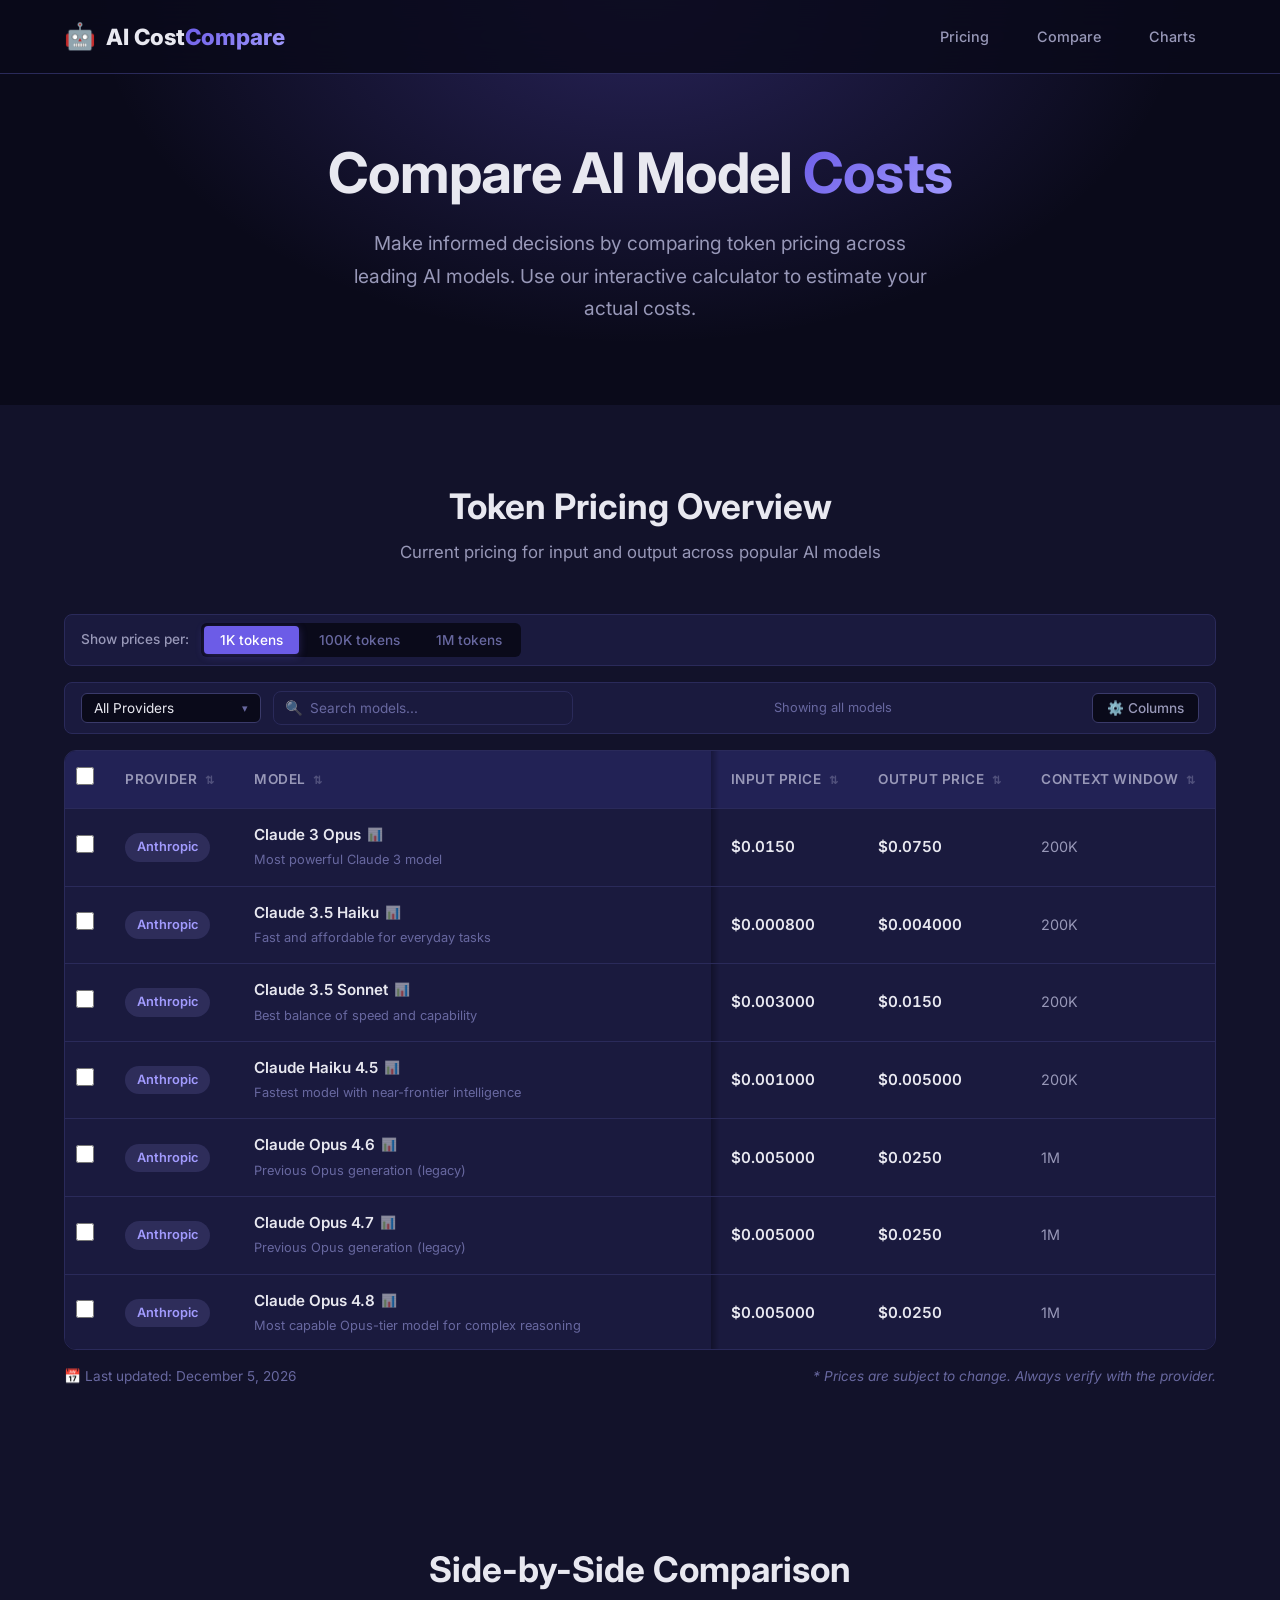
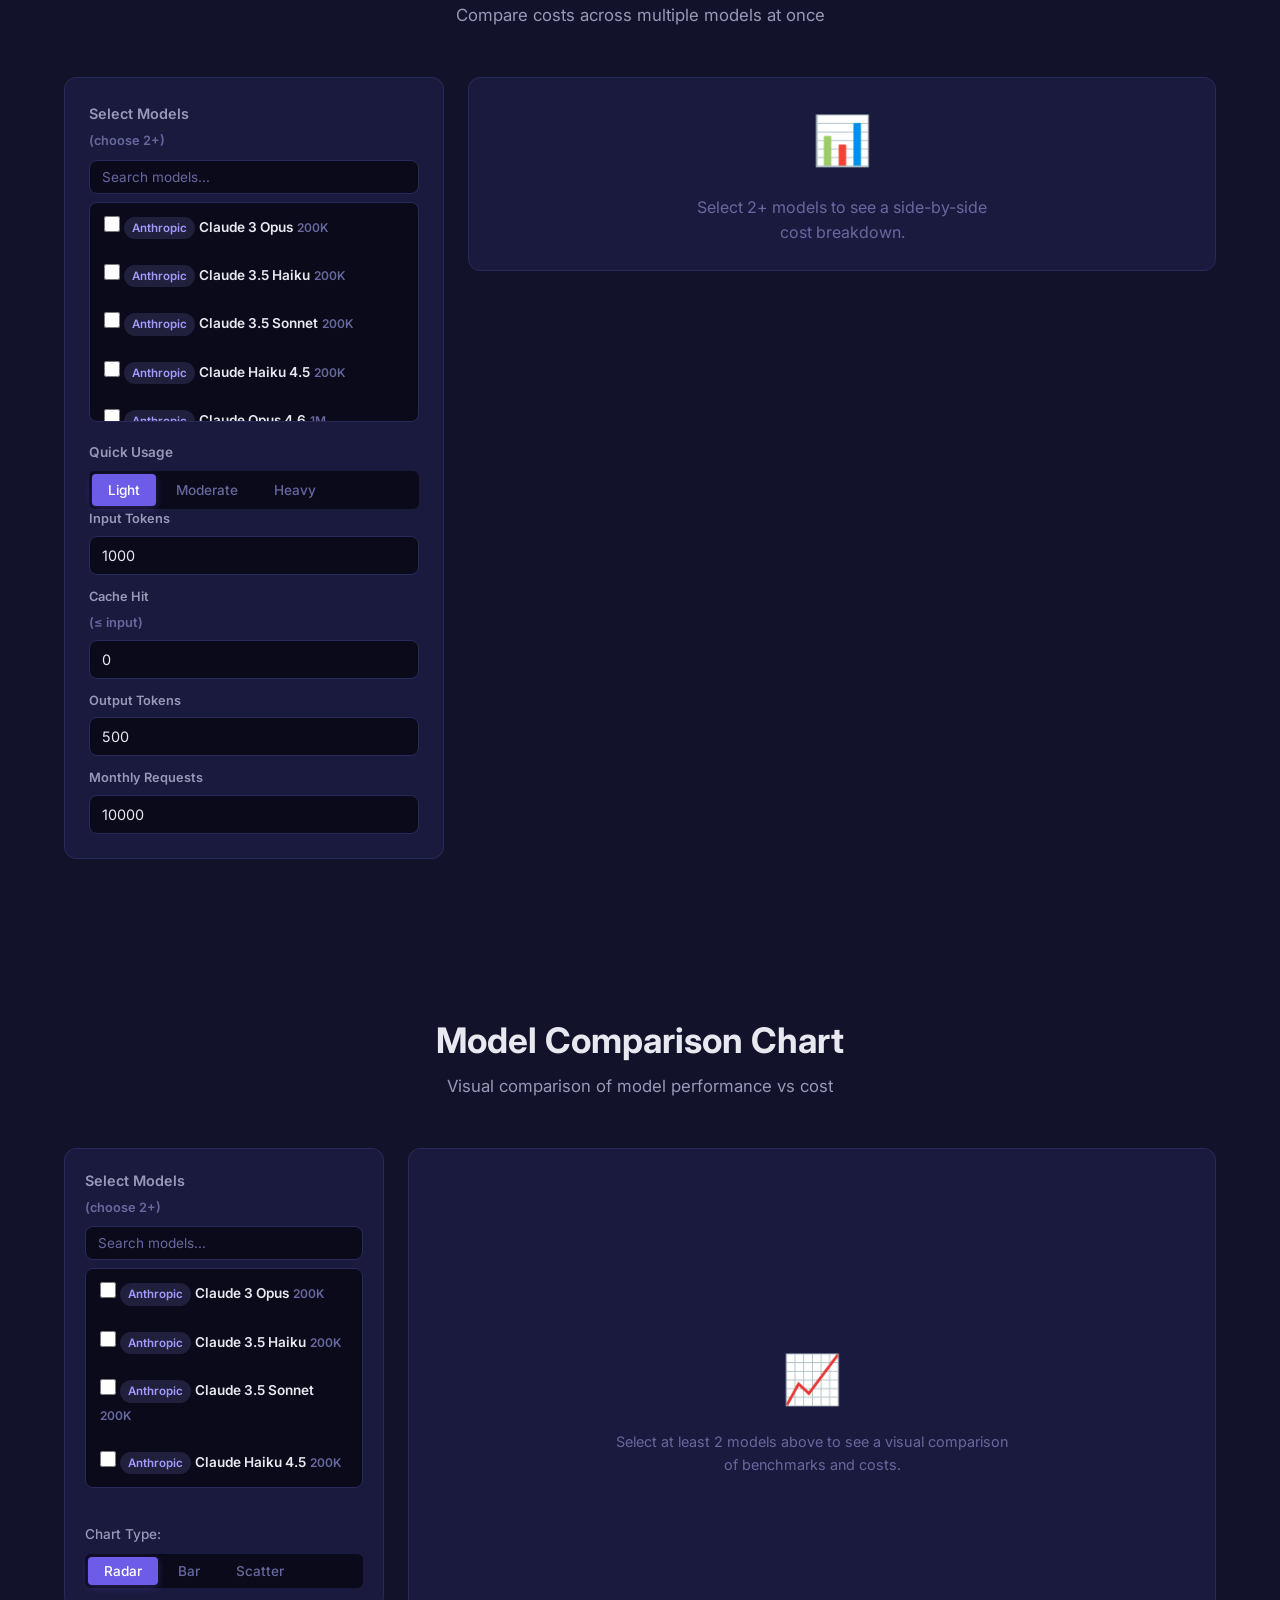
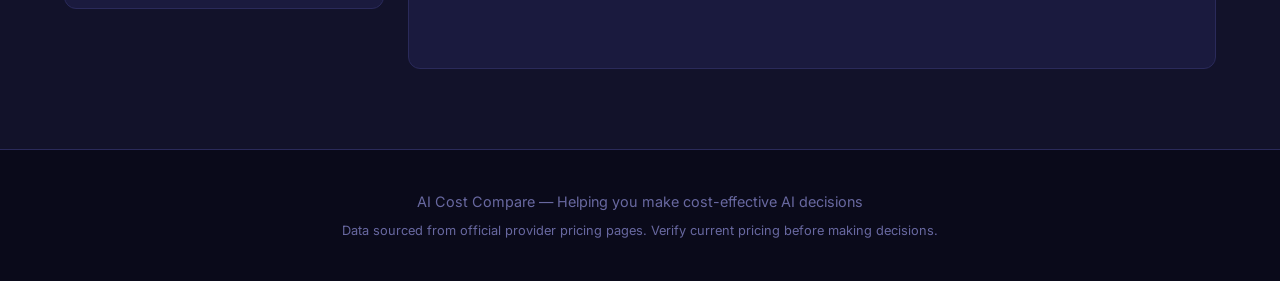
<file: index.html>
<!DOCTYPE html>
<html lang="en">
<head>
    <meta charset="UTF-8">
    <meta name="viewport" content="width=device-width, initial-scale=1.0">
    <title>AI Model Cost Comparator — Compare GPT, Claude, Gemini & More Pricing</title>
    <meta name="description" content="Compare AI model costs across OpenAI GPT, Anthropic Claude, Google Gemini, Meta Llama, Mistral, DeepSeek, Cohere, and Kimi. Interactive calculator with cache pricing, benchmarks, and side-by-side comparisons.">
    <meta name="keywords" content="AI model cost, GPT pricing, Claude pricing, Gemini pricing, LLM cost comparison, token pricing, AI API costs, compare AI models">
    <meta name="robots" content="index, follow">
    <meta name="google-site-verification" content="google4fc9d4166891621f" />
    <link rel="canonical" href="https://reddyrc.github.io/ai-cost-comparator/">
    
    <!-- Open Graph -->
    <meta property="og:title" content="AI Model Cost Comparator — Compare GPT, Claude, Gemini & More">
    <meta property="og:description" content="Compare AI model costs across 8 providers. Interactive calculator with cache pricing, benchmarks, and side-by-side comparisons.">
    <meta property="og:url" content="https://reddyrc.github.io/ai-cost-comparator/">
    <meta property="og:type" content="website">
    <meta property="og:image" content="https://reddyrc.github.io/ai-cost-comparator/og-image.png">
    
    <!-- Twitter Card -->
    <meta name="twitter:card" content="summary_large_image">
    <meta name="twitter:title" content="AI Model Cost Comparator">
    <meta name="twitter:description" content="Compare AI model costs across 8 providers. Interactive calculator with cache pricing and benchmarks.">
    
    <!-- Schema.org structured data -->
    <script type="application/ld+json">
    {
        "@context": "https://schema.org",
        "@type": "WebApplication",
        "name": "AI Model Cost Comparator",
        "url": "https://reddyrc.github.io/ai-cost-comparator/",
        "description": "Compare AI model token pricing across OpenAI, Anthropic, Google, Meta, Mistral, DeepSeek, Cohere, and Kimi. Interactive cost calculator with cache pricing and benchmark comparisons.",
        "applicationCategory": "DeveloperApplication",
        "operatingSystem": "All",
        "browserRequirements": "Requires JavaScript"
    }
    </script>
    
    <link rel="stylesheet" href="styles.css">
    <link rel="preconnect" href="https://fonts.googleapis.com">
    <link href="https://fonts.googleapis.com/css2?family=Inter:wght@300;400;500;600;700;800&display=swap" rel="stylesheet">
</head>
<body>
    <header>
        <div class="container">
            <nav>
                <div class="logo">
                    <span class="logo-icon">🤖</span>
                    <span class="logo-text">AI Cost<span class="highlight">Compare</span></span>
                </div>
                <div class="nav-links">
                    <a href="#pricing" class="active">Pricing</a>
                    <a href="#comparison">Compare</a>
                    <a href="#chart">Charts</a>
                </div>
            </nav>
        </div>
    </header>

    <section class="hero">
        <div class="container">
            <h1>Compare AI Model <span class="highlight">Costs</span></h1>
            <p>Make informed decisions by comparing token pricing across leading AI models. Use our interactive calculator to estimate your actual costs.</p>
        </div>
    </section>

    <section id="pricing" class="pricing-section">
        <div class="container">
            <div class="section-header">
                <h2>Token Pricing Overview</h2>
                <p>Current pricing for input and output across popular AI models</p>
            </div>
            <div class="token-size-toggle">
                <span class="toggle-label">Show prices per:</span>
                <div class="toggle-group" id="token-size-group">
                    <button class="toggle-btn active" data-size="1K">1K tokens</button>
                    <button class="toggle-btn" data-size="100K">100K tokens</button>
                    <button class="toggle-btn" data-size="1M">1M tokens</button>
                </div>
            </div>
            <div class="filter-bar">
                <div class="provider-multiselect" id="provider-multiselect">
                    <button class="provider-multiselect-btn" id="provider-filter-btn">
                        <span id="provider-filter-label">All Providers</span>
                        <span class="multiselect-arrow">▾</span>
                    </button>
                    <div class="provider-multiselect-dropdown hidden" id="provider-filter-dropdown">
                        <label class="provider-multiselect-option">
                            <input type="checkbox" value="all" checked id="provider-all">
                            <span>All Providers</span>
                        </label>
                        <div class="provider-multiselect-divider"></div>
                        <div id="provider-checkbox-list">
                            <!-- Populated by JavaScript -->
                        </div>
                    </div>
                </div>
                <div class="search-wrapper">
                    <span class="search-icon">🔍</span>
                    <input type="text" id="model-search" class="search-input" placeholder="Search models..." autocomplete="off">
                </div>
                <span class="filter-count" id="filter-count">Showing all models</span>
                <button id="columns-btn" class="btn-columns" title="Customize columns">⚙️ Columns</button>
            </div>
            <div class="table-container">
                <table id="pricing-table">
                    <thead>
                        <tr>
                            <th class="th-checkbox"><input type="checkbox" id="select-all-models" title="Select all models"></th>
                            <th data-sort="provider" class="sortable">Provider <span class="sort-icon"></span></th>
                            <th data-sort="model" class="sortable">Model <span class="sort-icon"></span></th>
                            <th data-sort="input" class="sortable">Input <span class="sort-icon"></span></th>
                            <th data-sort="output" class="sortable">Output <span class="sort-icon"></span></th>
                            <th data-sort="input-cached" class="sortable">Cached Input <span class="sort-icon"></span></th>
                            <th data-sort="context" class="sortable">Context Window <span class="sort-icon"></span></th>
                        </tr>
                    </thead>
                    <tbody id="pricing-body">
                        <!-- Populated by JavaScript -->
                    </tbody>
                </table>
            </div>
            <div class="last-updated">
                <span>📅 Last updated: <span id="last-updated-date"></span></span>
                <span class="disclaimer">* Prices are subject to change. Always verify with the provider.</span>
            </div>
        </div>
    </section>

    <section id="comparison" class="comparison-section">
        <div class="container">
            <div class="section-header">
                <h2>Side-by-Side Comparison</h2>
                <p>Compare costs across multiple models at once</p>
            </div>
            <div class="comparison-layout">
                <div class="comparison-sidebar">
                    <div class="comparison-controls">
                        <div class="form-group comparison-model-select">
                            <label>Select Models <span class="hint" id="compare-model-count">(choose 2+)</span></label>
                            <div class="comparison-search-box">
                                <input type="text" id="compare-model-search" class="search-input" placeholder="Search models..." autocomplete="off">
                            </div>
                            <div class="comparison-checkbox-list" id="compare-checkbox-list">
                                <!-- Populated by JavaScript -->
                            </div>
                        </div>
                        <div class="comparison-presets">
                            <label>Quick Usage</label>
                            <div class="preset-buttons">
                                <button class="preset-btn active" data-preset="light">Light</button>
                                <button class="preset-btn" data-preset="moderate">Moderate</button>
                                <button class="preset-btn" data-preset="heavy">Heavy</button>
                            </div>
                        </div>
                        <div class="comparison-inputs-row">
                            <div class="form-group comparison-input-group">
                                <label for="compare-input-tokens">Input Tokens</label>
                                <input type="number" id="compare-input-tokens" min="0" value="1000">
                            </div>
                            <div class="form-group comparison-input-group">
                                <label for="compare-cache-tokens">Cache Hit <span class="hint">(≤ input)</span></label>
                                <input type="number" id="compare-cache-tokens" min="0" value="0" placeholder="0" step="1">
                            </div>
                            <div class="form-group comparison-input-group">
                                <label for="compare-output-tokens">Output Tokens</label>
                                <input type="number" id="compare-output-tokens" min="0" value="500">
                            </div>
                            <div class="form-group comparison-input-group">
                                <label for="compare-requests">Monthly Requests</label>
                                <input type="number" id="compare-requests" min="0" value="10000">
                            </div>
                        </div>
                    </div>
                </div>
                <div class="comparison-main">
                    <div class="comparison-results" id="comparison-results">
                        <div class="results-placeholder">
                            <div class="placeholder-icon">📊</div>
                            <p>Select 2+ models to see a side-by-side cost breakdown.</p>
                        </div>
                        <div class="comparison-cards-wrapper hidden" id="comparison-cards-wrapper">
                            <!-- Populated by JavaScript -->
                        </div>
                    </div>
                </div>
            </div>
        </div>
    </section>

    <!-- ===== Model Comparison Chart ===== -->
    <section id="chart" class="chart-section">
        <div class="container">
            <div class="section-header">
                <h2>Model Comparison Chart</h2>
                <p>Visual comparison of model performance vs cost</p>
            </div>
            <div class="chart-layout">
                <div class="chart-sidebar">
                    <div class="chart-controls">
                        <div class="form-group chart-model-select">
                            <label>Select Models <span class="hint" id="chart-model-count">(choose 2+)</span></label>
                            <div class="chart-search-box">
                                <input type="text" id="chart-model-search" class="search-input" placeholder="Search models..." autocomplete="off">
                            </div>
                            <div class="chart-checkbox-list" id="chart-checkbox-list">
                                <!-- Populated by JavaScript -->
                            </div>
                        </div>
                        <div class="chart-type-group">
                            <label>Chart Type:</label>
                            <div class="toggle-group" id="chart-type-group">
                                <button class="toggle-btn active" data-chart="radar">Radar</button>
                                <button class="toggle-btn" data-chart="bar">Bar</button>
                                <button class="toggle-btn" data-chart="scatter">Scatter</button>
                            </div>
                        </div>
                        <div class="chart-scatter-controls hidden" id="chart-scatter-controls">
                            <div class="form-group">
                                <label for="scatter-x-axis">X-Axis (Cost)</label>
                                <select id="scatter-x-axis" class="chart-select">
                                    <option value="inputPrice">Input Price (per 1K)</option>
                                    <option value="outputPrice">Output Price (per 1K)</option>
                                    <option value="inputCachedPrice">Cached Input Price</option>
                                </select>
                            </div>
                            <div class="form-group">
                                <label for="scatter-y-axis">Y-Axis (Benchmark)</label>
                                <select id="scatter-y-axis" class="chart-select">
                                    <option value="mmlu">MMLU</option>
                                    <option value="humaneval">HumanEval</option>
                                    <option value="math">MATH</option>
                                    <option value="gpqa">GPQA</option>
                                    <option value="ifeval">IFEval</option>
                                    <option value="average" selected>Average Score</option>
                                </select>
                            </div>
                        </div>
                    </div>
                </div>
                <div class="chart-main">
                    <div class="chart-container">
                        <canvas id="comparison-chart" width="800" height="500"></canvas>
                        <div class="chart-placeholder" id="chart-placeholder">
                            <div class="placeholder-icon">📈</div>
                            <p>Select at least 2 models above to see a visual comparison of benchmarks and costs.</p>
                        </div>
                    </div>
                </div>
            </div>
        </div>
    </section>

    <!-- ===== Floating Compare Bar ===== -->
    <div id="compare-bar" class="compare-bar hidden">
        <div class="compare-bar-content">
            <span class="compare-bar-count" id="compare-bar-count">0 models selected</span>
            <div class="compare-bar-actions">
                <button id="compare-bar-clear" class="btn-ghost">Clear</button>
                <button id="compare-bar-btn" class="btn-primary btn-sm">Compare Benchmarks</button>
            </div>
        </div>
    </div>

    <!-- ===== Benchmark Comparison Modal ===== -->
    <div id="benchmark-modal" class="modal-overlay hidden">
        <div class="modal-content modal-wide">
            <button class="modal-close" id="benchmark-modal-close">&times;</button>
            <div class="modal-header">
                <div>
                    <h2>Benchmark Comparison</h2>
                    <p class="modal-subtitle" style="margin-top: 4px;">Side-by-side performance across standard AI evaluations</p>
                </div>
            </div>
            <div class="modal-body">
                <div class="benchmark-comparison-wrapper" id="benchmark-comparison-wrapper">
                    <!-- Populated by JavaScript -->
                </div>
            </div>
        </div>
    </div>

    <!-- ===== Model Detail Modal ===== -->
    <div id="model-modal" class="modal-overlay hidden">
        <div class="modal-content">
            <button class="modal-close" id="modal-close">&times;</button>
            <div class="modal-header">
                <div>
                    <span class="provider-badge" id="modal-provider-badge"></span>
                    <h2 id="modal-model-name"></h2>
                </div>
                <div class="modal-header-actions">
                    <a id="modal-affiliate-link" href="#" target="_blank" class="affiliate-btn" style="display: inline-flex; align-items: center; gap: 6px; padding: 8px 16px; background: linear-gradient(135deg, var(--accent), var(--accent-light)); color: #fff; border-radius: 8px; text-decoration: none; font-weight: 600; font-size: 0.85rem;">
                        🚀 Try this provider
                    </a>
                    <a id="modal-docs-link" href="#" target="_blank" class="docs-link">View Documentation →</a>
                </div>
            </div>
            <div class="modal-body">
                <div class="modal-section">
                    <h3>Pricing</h3>
                    <div class="modal-pricing-grid">
                        <div class="modal-pricing-card">
                            <span class="pricing-label">Input (per 1K)</span>
                            <span class="pricing-value" id="modal-input-price"></span>
                        </div>
                        <div class="modal-pricing-card">
                            <span class="pricing-label">Output (per 1K)</span>
                            <span class="pricing-value" id="modal-output-price"></span>
                        </div>
                        <div class="modal-pricing-card">
                            <span class="pricing-label">Context Window</span>
                            <span class="pricing-value" id="modal-context"></span>
                        </div>
                        <div class="modal-pricing-card">
                            <span class="pricing-label">Cached Input (per 1K)</span>
                            <span class="pricing-value" id="modal-cache-price"></span>
                        </div>
                    </div>
                </div>
                <div class="modal-section">
                    <h3>Benchmark Performance</h3>
                    <p class="modal-subtitle">Scores on standard AI evaluation benchmarks (higher is better)</p>
                    <div class="benchmark-list" id="modal-benchmarks">
                        <!-- Populated by JavaScript -->
                    </div>
                </div>
                <div class="modal-section">
                    <h3>Cost Estimates</h3>
                    <p class="modal-subtitle">Estimated costs based on typical usage patterns</p>
                    <div class="modal-estimates" id="modal-estimates">
                        <!-- Populated by JavaScript -->
                    </div>
                </div>
                <div class="modal-section">
                    <h3>Data Sources</h3>
                    <p class="modal-subtitle">Where this model's data comes from</p>
                    <div style="background: var(--bg-primary); border: 1px solid var(--border); border-radius: var(--radius-sm); padding: 14px 16px; font-size: 0.85rem; color: var(--text-secondary);">
                        <div style="margin-bottom: 8px;">
                            <strong style="color: var(--text-primary);">Pricing:</strong> 
                            <a id="modal-source-pricing" href="#" target="_blank" style="color: var(--accent-light);">Official pricing page →</a>
                        </div>
                        <div style="margin-bottom: 8px;">
                            <strong style="color: var(--text-primary);">Benchmarks:</strong> 
                            <span>Published in official model technical reports and documentation</span>
                        </div>
                        <div style="font-size: 0.78rem; color: var(--text-muted); padding-top: 8px; border-top: 1px solid var(--border);">
                            ⚠️ Benchmark scores are sourced from official provider publications. Always verify current pricing with the provider.
                        </div>
                    </div>
                </div>
            </div>
        </div>
    </div>

    <!-- ===== Column Config Modal ===== -->
    <div id="columns-modal" class="modal-overlay hidden">
        <div class="modal-content modal-narrow">
            <button class="modal-close" id="columns-modal-close">&times;</button>
            <div class="modal-header">
                <h2>Customize Columns</h2>
                <p class="modal-subtitle" style="margin-top: 4px;">Toggle columns to show or hide in the pricing table</p>
            </div>
            <div class="modal-body">
                <div class="column-toggles" id="column-toggles">
                    <!-- Populated by JavaScript -->
                </div>
                <div class="column-modal-actions">
                    <button id="columns-reset" class="btn-ghost">Reset to Default</button>
                    <button id="columns-apply" class="btn-primary btn-sm">Apply</button>
                </div>
            </div>
        </div>
    </div>

    <footer>
        <div class="container">
            <p>AI Cost Compare — Helping you make cost-effective AI decisions</p>
            <p class="footer-disclaimer">Data sourced from official provider pricing pages. Verify current pricing before making decisions.</p>
        </div>
    </footer>

    <script src="data.js"></script>
    <script src="app.js"></script>
</body>
</html>
</file>
<file: styles.css>
/* ===== CSS Variables & Reset ===== */
:root {
    --bg-primary: #0a0a1a;
    --bg-secondary: #12122a;
    --bg-card: #1a1a3e;
    --bg-hover: #222255;
    --text-primary: #e8e8f0;
    --text-secondary: #9898b8;
    --text-muted: #6868a0;
    --accent: #6c5ce7;
    --accent-light: #a29bfe;
    --accent-glow: rgba(108, 92, 231, 0.3);
    --green: #00cec9;
    --green-bg: rgba(0, 206, 201, 0.1);
    --red: #ff6b6b;
    --orange: #fdcb6e;
    --border: #2a2a5a;
    --border-light: #3a3a6a;
    --radius: 12px;
    --radius-sm: 8px;
    --shadow: 0 4px 24px rgba(0, 0, 0, 0.3);
    --transition: all 0.3s ease;
}

* {
    margin: 0;
    padding: 0;
    box-sizing: border-box;
}

html {
    scroll-behavior: smooth;
}

body {
    font-family: 'Inter', -apple-system, BlinkMacSystemFont, sans-serif;
    background: var(--bg-primary);
    color: var(--text-primary);
    line-height: 1.6;
    min-height: 100vh;
}

.container {
    max-width: 1200px;
    margin: 0 auto;
    padding: 0 24px;
}

/* ===== Typography ===== */
.highlight {
    background: linear-gradient(135deg, var(--accent), var(--accent-light));
    -webkit-background-clip: text;
    -webkit-text-fill-color: transparent;
    background-clip: text;
}

h1, h2, h3 {
    font-weight: 700;
    line-height: 1.2;
}

/* ===== Header / Navigation ===== */
header {
    position: fixed;
    top: 0;
    left: 0;
    right: 0;
    z-index: 1000;
    background: rgba(10, 10, 26, 0.85);
    backdrop-filter: blur(20px);
    -webkit-backdrop-filter: blur(20px);
    border-bottom: 1px solid var(--border);
}

nav {
    display: flex;
    align-items: center;
    justify-content: space-between;
    padding: 16px 0;
}

.logo {
    display: flex;
    align-items: center;
    gap: 10px;
    font-size: 1.4rem;
    font-weight: 800;
}

.logo-icon {
    font-size: 1.6rem;
}

.logo-text {
    color: var(--text-primary);
}

.nav-links {
    display: flex;
    gap: 8px;
}

.nav-links a {
    color: var(--text-secondary);
    text-decoration: none;
    padding: 8px 20px;
    border-radius: 50px;
    font-size: 0.9rem;
    font-weight: 500;
    transition: var(--transition);
}

.nav-links a:hover,
.nav-links a.active {
    color: var(--text-primary);
    background: var(--bg-card);
}

/* ===== Hero Section ===== */
.hero {
    padding: 140px 0 80px;
    text-align: center;
    background: radial-gradient(ellipse at 50% 0%, var(--accent-glow) 0%, transparent 60%);
}

.hero h1 {
    font-size: 3.5rem;
    margin-bottom: 20px;
    letter-spacing: -1px;
}

.hero p {
    font-size: 1.2rem;
    color: var(--text-secondary);
    max-width: 600px;
    margin: 0 auto;
    line-height: 1.7;
}

/* ===== Section Headers ===== */
.section-header {
    text-align: center;
    margin-bottom: 48px;
}

.section-header h2 {
    font-size: 2.2rem;
    margin-bottom: 12px;
}

.section-header p {
    color: var(--text-secondary);
    font-size: 1.05rem;
}

/* ===== Sections ===== */
section {
    padding: 80px 0;
}

.pricing-section {
    background: var(--bg-secondary);
}

.comparison-section {
    background: var(--bg-secondary);
}

/* ===== Table Styles ===== */
.table-container {
    overflow: auto;
    border-radius: var(--radius);
    border: 1px solid var(--border);
    background: var(--bg-card);
    max-height: 600px;
}

table {
    width: 100%;
    border-collapse: separate;
    border-spacing: 0;
    font-size: 0.95rem;
}

thead th {
    position: sticky;
    top: 0;
    z-index: 3;
    background: var(--bg-hover);
    padding: 16px 20px;
    text-align: left;
    font-weight: 600;
    color: var(--text-secondary);
    font-size: 0.85rem;
    text-transform: uppercase;
    letter-spacing: 0.5px;
    border-bottom: 1px solid var(--border);
    white-space: nowrap;
}

/* Sticky checkbox column (first column) */
#pricing-table thead th:first-child,
#pricing-table tbody td:first-child {
    position: sticky;
    left: 0;
    z-index: 2;
    background: var(--bg-card);
}

#pricing-table thead th:first-child {
    z-index: 4;
    background: var(--bg-hover);
}

/* Sticky model column - uses .sticky-col class added by JS */
#pricing-table thead th.sticky-col,
#pricing-table tbody td.sticky-col {
    position: sticky;
    left: 40px;
    z-index: 2;
    background: var(--bg-card);
}

#pricing-table thead th.sticky-col {
    z-index: 4;
    background: var(--bg-hover);
}

/* Add a shadow effect on the right edge of sticky model column */
#pricing-table tbody td.sticky-col::after {
    content: '';
    position: absolute;
    top: 0;
    right: -8px;
    bottom: 0;
    width: 8px;
    background: linear-gradient(90deg, rgba(0,0,0,0.3), transparent);
    pointer-events: none;
}

#pricing-table thead th.sticky-col::after {
    content: '';
    position: absolute;
    top: 0;
    right: -8px;
    bottom: 0;
    width: 8px;
    background: linear-gradient(90deg, rgba(0,0,0,0.3), transparent);
    pointer-events: none;
}

.sortable {
    cursor: pointer;
    user-select: none;
    transition: var(--transition);
}

.sortable:hover {
    color: var(--accent-light);
    background: rgba(108, 92, 231, 0.1);
}

.sort-icon {
    display: inline-block;
    margin-left: 4px;
    font-size: 0.7rem;
    opacity: 0.4;
    transition: var(--transition);
}

.sortable:hover .sort-icon {
    opacity: 0.8;
}

.sortable.sort-asc .sort-icon::after {
    content: "▲";
    opacity: 1;
    color: var(--accent-light);
}

.sortable.sort-desc .sort-icon::after {
    content: "▼";
    opacity: 1;
    color: var(--accent-light);
}

.sortable .sort-icon::after {
    content: "⇅";
}

tbody td {
    padding: 14px 20px;
    border-bottom: 1px solid var(--border);
    transition: var(--transition);
}

tbody tr:last-child td {
    border-bottom: none;
}

tbody tr:hover td {
    background: var(--bg-hover);
}

/* Ensure sticky columns update background on row hover */
tbody tr:hover td:first-child,
tbody tr:hover td.sticky-col {
    background: var(--bg-hover);
}

tbody tr {
    transition: var(--transition);
}

.provider-badge {
    display: inline-flex;
    align-items: center;
    gap: 6px;
    padding: 4px 12px;
    border-radius: 50px;
    font-size: 0.8rem;
    font-weight: 600;
}

.provider-openai { background: rgba(0, 206, 201, 0.15); color: #00cec9; }
.provider-anthropic { background: rgba(162, 155, 254, 0.15); color: #a29bfe; }
.provider-google { background: rgba(253, 203, 110, 0.15); color: #fdcb6e; }
.provider-meta { background: rgba(108, 92, 231, 0.15); color: #6c5ce7; }
.provider-mistral { background: rgba(255, 107, 107, 0.15); color: #ff6b6b; }
.provider-deepseek { background: rgba(0, 148, 255, 0.15); color: #4fc3f7; }
.provider-cohere { background: rgba(0, 184, 148, 0.15); color: #00b894; }
.provider-kimi { background: rgba(255, 159, 67, 0.15); color: #ff9f43; }

.model-name {
    font-weight: 600;
    color: var(--text-primary);
}

.price-cell {
    font-weight: 600;
    font-variant-numeric: tabular-nums;
}

.price-cheapest {
    color: var(--green);
}

.context-cell {
    color: var(--text-secondary);
    font-size: 0.9rem;
}

.last-updated {
    display: flex;
    justify-content: space-between;
    align-items: center;
    margin-top: 16px;
    font-size: 0.85rem;
    color: var(--text-muted);
}

.disclaimer {
    font-style: italic;
}

/* ===== Token Size Toggle ===== */
.token-size-toggle {
    display: flex;
    align-items: center;
    gap: 12px;
    margin-bottom: 16px;
    padding: 8px 16px;
    background: var(--bg-card);
    border: 1px solid var(--border);
    border-radius: var(--radius-sm);
}

.toggle-label {
    font-size: 0.85rem;
    color: var(--text-secondary);
    font-weight: 500;
    white-space: nowrap;
}

.toggle-group {
    display: flex;
    gap: 4px;
    background: var(--bg-primary);
    padding: 3px;
    border-radius: 6px;
}

.toggle-btn {
    padding: 6px 16px;
    border: none;
    border-radius: 4px;
    background: transparent;
    color: var(--text-muted);
    font-size: 0.85rem;
    font-weight: 500;
    font-family: inherit;
    cursor: pointer;
    transition: var(--transition);
    white-space: nowrap;
}

.toggle-btn:hover {
    color: var(--text-secondary);
}

.toggle-btn.active {
    background: var(--accent);
    color: white;
    box-shadow: 0 2px 8px var(--accent-glow);
}

/* ===== Filter Bar ===== */
.filter-bar {
    display: flex;
    align-items: center;
    gap: 12px;
    margin-bottom: 16px;
    padding: 8px 16px;
    background: var(--bg-card);
    border: 1px solid var(--border);
    border-radius: var(--radius-sm);
}

.filter-count {
    font-size: 0.8rem;
    color: var(--text-muted);
    margin-left: auto;
}

/* ===== Provider Multi-Select ===== */
.provider-multiselect {
    position: relative;
    min-width: 180px;
}

.provider-multiselect-btn {
    display: flex;
    align-items: center;
    justify-content: space-between;
    gap: 8px;
    width: 100%;
    padding: 6px 12px;
    background: var(--bg-primary);
    border: 1px solid var(--border-light);
    border-radius: 6px;
    color: var(--text-primary);
    font-size: 0.85rem;
    font-family: inherit;
    cursor: pointer;
    transition: var(--transition);
    white-space: nowrap;
}

.provider-multiselect-btn:hover,
.provider-multiselect-btn:focus {
    border-color: var(--accent);
    outline: none;
}

.multiselect-arrow {
    font-size: 0.7rem;
    color: var(--text-muted);
    transition: var(--transition);
}

.provider-multiselect.open .multiselect-arrow {
    transform: rotate(180deg);
}

.provider-multiselect-dropdown {
    position: absolute;
    top: calc(100% + 4px);
    left: 0;
    right: 0;
    z-index: 100;
    background: var(--bg-card);
    border: 1px solid var(--border);
    border-radius: var(--radius-sm);
    box-shadow: var(--shadow);
    max-height: 280px;
    overflow-y: auto;
    padding: 4px;
}

.provider-multiselect-dropdown::-webkit-scrollbar {
    width: 6px;
}

.provider-multiselect-dropdown::-webkit-scrollbar-track {
    background: transparent;
}

.provider-multiselect-dropdown::-webkit-scrollbar-thumb {
    background: var(--border-light);
    border-radius: 3px;
}

.provider-multiselect-option {
    display: flex;
    align-items: center;
    gap: 10px;
    padding: 8px 10px;
    border-radius: 4px;
    cursor: pointer;
    transition: var(--transition);
    font-size: 0.85rem;
    color: var(--text-primary);
}

.provider-multiselect-option:hover {
    background: var(--bg-hover);
}

.provider-multiselect-option input[type="checkbox"] {
    width: 16px;
    height: 16px;
    accent-color: var(--accent);
    cursor: pointer;
}

.provider-multiselect-divider {
    height: 1px;
    background: var(--border);
    margin: 4px 0;
}

/* ===== Benchmark Scores in Pricing Table ===== */
.benchmark-table-score {
    font-weight: 600;
    font-size: 0.85rem;
    font-variant-numeric: tabular-nums;
}

.benchmark-table-best {
    color: var(--green);
}

.benchmark-table-bar-bg {
    height: 4px;
    background: var(--bg-hover);
    border-radius: 2px;
    overflow: hidden;
    margin-top: 4px;
    max-width: 80px;
}

.benchmark-table-bar {
    height: 100%;
    background: linear-gradient(90deg, var(--accent), var(--accent-light));
    border-radius: 2px;
    transition: width 0.6s ease;
}

/* ===== Column Config Button ===== */
.btn-columns {
    display: inline-flex;
    align-items: center;
    gap: 6px;
    padding: 6px 14px;
    background: var(--bg-primary);
    border: 1px solid var(--border-light);
    border-radius: 6px;
    color: var(--text-secondary);
    font-size: 0.85rem;
    font-weight: 500;
    font-family: inherit;
    cursor: pointer;
    transition: var(--transition);
    white-space: nowrap;
    margin-left: auto;
}

.btn-columns:hover {
    border-color: var(--accent);
    color: var(--accent-light);
    background: rgba(108, 92, 231, 0.1);
}

/* ===== Column Config Modal ===== */
.modal-narrow {
    max-width: 480px !important;
}

.column-toggles {
    display: flex;
    flex-direction: column;
    gap: 8px;
    margin-bottom: 24px;
}

.column-toggle-item {
    display: flex;
    align-items: center;
    gap: 12px;
    padding: 12px 16px;
    background: var(--bg-primary);
    border: 1px solid var(--border);
    border-radius: var(--radius-sm);
    cursor: pointer;
    transition: var(--transition);
}

.column-toggle-item:hover {
    border-color: var(--accent);
    background: var(--bg-hover);
}

.column-toggle-item input[type="checkbox"] {
    width: 18px;
    height: 18px;
    accent-color: var(--accent);
    cursor: pointer;
}

.column-toggle-label {
    font-weight: 500;
    font-size: 0.9rem;
    flex: 1;
}

.column-toggle-desc {
    font-size: 0.78rem;
    color: var(--text-muted);
}

.column-toggle-item.disabled {
    opacity: 0.5;
    cursor: not-allowed;
}

.column-toggle-item.disabled input[type="checkbox"] {
    cursor: not-allowed;
}

.column-modal-actions {
    display: flex;
    justify-content: flex-end;
    gap: 12px;
    padding-top: 16px;
    border-top: 1px solid var(--border);
}

/* ===== Refresh Button (legacy, kept for compatibility) ===== */
.btn-refresh {
    display: inline-flex;
    align-items: center;
    gap: 8px;
    padding: 10px 20px;
    background: linear-gradient(135deg, var(--accent), #8b7cf7);
    color: white;
    border: none;
    border-radius: 50px;
    font-size: 0.9rem;
    font-weight: 600;
    font-family: inherit;
    cursor: pointer;
    transition: var(--transition);
    white-space: nowrap;
}

.btn-refresh:hover {
    transform: translateY(-2px);
    box-shadow: 0 6px 20px var(--accent-glow);
}

.btn-refresh:disabled {
    opacity: 0.6;
    cursor: not-allowed;
    transform: none;
    box-shadow: none;
}

.btn-refresh.refreshing .refresh-icon {
    animation: spin 1s linear infinite;
}

@keyframes spin {
    from { transform: rotate(0deg); }
    to { transform: rotate(360deg); }
}

.refresh-status {
    display: flex;
    align-items: center;
    gap: 12px;
    flex: 1;
}

.refresh-progress {
    flex: 1;
    height: 6px;
    background: var(--bg-primary);
    border-radius: 3px;
    overflow: hidden;
    max-width: 200px;
}

.refresh-progress-bar {
    height: 100%;
    background: linear-gradient(90deg, var(--accent), var(--green));
    border-radius: 3px;
    transition: width 0.3s ease;
    width: 0%;
}

.refresh-status-text {
    font-size: 0.85rem;
    color: var(--text-secondary);
    white-space: nowrap;
}

/* ===== Toast Notification ===== */
.toast {
    position: fixed;
    bottom: 24px;
    right: 24px;
    padding: 16px 24px;
    border-radius: var(--radius-sm);
    font-size: 0.9rem;
    font-weight: 500;
    z-index: 10000;
    transform: translateY(100px);
    opacity: 0;
    transition: all 0.3s ease;
    max-width: 400px;
    box-shadow: 0 8px 32px rgba(0, 0, 0, 0.4);
}

.toast-visible {
    transform: translateY(0);
    opacity: 1;
}

.toast-success {
    background: linear-gradient(135deg, #00b894, #00cec9);
    color: white;
}

.toast-warning {
    background: linear-gradient(135deg, #e17055, #fdcb6e);
    color: white;
}

/* ===== Form Elements (shared) ===== */
.form-group {
    margin-bottom: 20px;
}

.form-group label {
    display: block;
    font-weight: 600;
    margin-bottom: 8px;
    font-size: 0.9rem;
    color: var(--text-secondary);
}

.form-group select,
.form-group input {
    width: 100%;
    padding: 12px 16px;
    background: var(--bg-primary);
    border: 1px solid var(--border);
    border-radius: var(--radius-sm);
    color: var(--text-primary);
    font-size: 1rem;
    font-family: inherit;
    transition: var(--transition);
    outline: none;
}

.form-group select:focus,
.form-group input:focus {
    border-color: var(--accent);
    box-shadow: 0 0 0 3px var(--accent-glow);
}

.form-group select {
    cursor: pointer;
    appearance: none;
    background-image: url("data:image/svg+xml,%3Csvg xmlns='http://www.w3.org/2000/svg' width='12' height='12' viewBox='0 0 12 12'%3E%3Cpath fill='%239898b8' d='M6 8L1 3h10z'/%3E%3C/svg%3E");
    background-repeat: no-repeat;
    background-position: right 16px center;
    padding-right: 40px;
}

.form-group .hint {
    display: block;
    font-size: 0.8rem;
    color: var(--text-muted);
    margin-top: 6px;
}

/* Cached input price styling */
.price-cached {
    color: var(--green) !important;
}

.price-cached::before {
    content: "⚡ ";
    font-size: 0.8rem;
}

/* Muted text for empty/placeholder values */
.text-muted {
    color: var(--text-muted);
}

.btn-primary {
    width: 100%;
    padding: 14px 28px;
    background: linear-gradient(135deg, var(--accent), var(--accent-light));
    color: white;
    border: none;
    border-radius: var(--radius-sm);
    font-size: 1rem;
    font-weight: 600;
    font-family: inherit;
    cursor: pointer;
    transition: var(--transition);
}

.btn-primary:hover {
    transform: translateY(-2px);
    box-shadow: 0 8px 24px var(--accent-glow);
}

.btn-primary:active {
    transform: translateY(0);
}

/* ===== Placeholder / Results ===== */
.results-placeholder {
    text-align: center;
    color: var(--text-muted);
}

.placeholder-icon {
    font-size: 3rem;
    margin-bottom: 16px;
}

.results-placeholder p {
    max-width: 300px;
    margin: 0 auto;
    line-height: 1.6;
}

.hidden {
    display: none !important;
}

/* ===== Comparison Section ===== */
.comparison-layout {
    display: flex;
    gap: 24px;
    align-items: flex-start;
}

.comparison-sidebar {
    flex: 0 0 380px;
    min-width: 0;
}

.comparison-main {
    flex: 1;
    min-width: 0;
}

.comparison-controls {
    background: var(--bg-card);
    border: 1px solid var(--border);
    border-radius: var(--radius);
    padding: 24px;
}

.comparison-model-select {
    width: 100%;
}

.comparison-search-box {
    margin-bottom: 8px;
}

.comparison-search-box .search-input {
    width: 100%;
    padding: 8px 12px;
    background: var(--bg-primary);
    border: 1px solid var(--border);
    border-radius: var(--radius-sm);
    color: var(--text-primary);
    font-size: 0.85rem;
    font-family: inherit;
    transition: var(--transition);
}

.comparison-search-box .search-input:focus {
    outline: none;
    border-color: var(--accent);
    box-shadow: 0 0 0 3px var(--accent-glow);
}

.comparison-search-box .search-input::placeholder {
    color: var(--text-muted);
}

.comparison-checkbox-list {
    max-height: 220px;
    overflow-y: auto;
    background: var(--bg-primary);
    border: 1px solid var(--border);
    border-radius: var(--radius-sm);
    padding: 4px;
}

.comparison-checkbox-list::-webkit-scrollbar {
    width: 6px;
}

.comparison-checkbox-list::-webkit-scrollbar-track {
    background: transparent;
}

.comparison-checkbox-list::-webkit-scrollbar-thumb {
    background: var(--border-light);
    border-radius: 3px;
}

.comparison-checkbox-item {
    display: flex;
    align-items: center;
    gap: 10px;
    padding: 8px 10px;
    border-radius: 4px;
    cursor: pointer;
    transition: var(--transition);
    font-size: 0.85rem;
}

.comparison-checkbox-item:hover {
    background: var(--bg-hover);
}

.comparison-checkbox-item input[type="checkbox"] {
    width: 16px;
    height: 16px;
    accent-color: var(--accent);
    cursor: pointer;
    flex-shrink: 0;
}

.comparison-checkbox-item .provider-badge {
    font-size: 0.72rem;
    padding: 2px 8px;
    flex-shrink: 0;
}

.comparison-checkbox-item .model-name {
    font-size: 0.85rem;
    flex: 1;
    min-width: 0;
    overflow: hidden;
    text-overflow: ellipsis;
    white-space: nowrap;
}

.comparison-checkbox-item .model-context {
    font-size: 0.75rem;
    color: var(--text-muted);
    flex-shrink: 0;
}

.comparison-checkbox-item.checked {
    background: rgba(108, 92, 231, 0.1);
    border-left: 3px solid var(--accent);
}

.comparison-checkbox-item.hidden {
    display: none;
}

.comparison-presets {
    display: flex;
    flex-direction: column;
    gap: 8px;
    flex-shrink: 0;
}

.comparison-presets label {
    font-weight: 600;
    font-size: 0.85rem;
    color: var(--text-secondary);
}

.preset-buttons {
    display: flex;
    gap: 4px;
    background: var(--bg-primary);
    padding: 3px;
    border-radius: 6px;
}

.preset-btn {
    padding: 8px 16px;
    border: none;
    border-radius: 4px;
    background: transparent;
    color: var(--text-muted);
    font-size: 0.85rem;
    font-weight: 500;
    font-family: inherit;
    cursor: pointer;
    transition: var(--transition);
    white-space: nowrap;
}

.preset-btn:hover {
    color: var(--text-secondary);
}

.preset-btn.active {
    background: var(--accent);
    color: white;
    box-shadow: 0 2px 8px var(--accent-glow);
}

.comparison-inputs-row {
    display: flex;
    flex-direction: column;
    gap: 12px;
}

.comparison-input-group {
    width: 100%;
    margin-bottom: 0;
}

.comparison-input-group label {
    font-size: 0.8rem;
    margin-bottom: 6px;
}

.comparison-input-group input {
    padding: 10px 12px;
    font-size: 0.9rem;
}

.comparison-btn {
    width: auto;
    padding: 10px 28px;
    flex-shrink: 0;
    white-space: nowrap;
}

.comparison-results {
    background: var(--bg-card);
    border: 1px solid var(--border);
    border-radius: var(--radius);
    padding: 24px;
    min-height: 120px;
}

.comparison-cards-wrapper {
    display: flex;
    flex-direction: column;
    gap: 8px;
}

.comparison-card {
    display: flex;
    align-items: center;
    gap: 16px;
    padding: 16px 20px;
    background: var(--bg-primary);
    border: 1px solid var(--border);
    border-radius: var(--radius-sm);
    transition: var(--transition);
}

.comparison-card:hover {
    border-color: var(--border-light);
}

.comparison-card-rank {
    width: 28px;
    height: 28px;
    border-radius: 50%;
    display: flex;
    align-items: center;
    justify-content: center;
    font-size: 0.8rem;
    font-weight: 700;
    flex-shrink: 0;
}

.comparison-card-rank.rank-1 {
    background: linear-gradient(135deg, #ffd700, #ffb300);
    color: #1a1a3e;
}

.comparison-card-rank.rank-2 {
    background: linear-gradient(135deg, #c0c0c0, #a0a0a0);
    color: #1a1a3e;
}

.comparison-card-rank.rank-3 {
    background: linear-gradient(135deg, #cd7f32, #b8860b);
    color: white;
}

.comparison-card-rank.rank-other {
    background: var(--bg-hover);
    color: var(--text-muted);
}

.comparison-card-info {
    flex: 1;
    min-width: 0;
}

.comparison-card-model {
    font-weight: 600;
    font-size: 0.95rem;
    color: var(--text-primary);
}

.comparison-card-provider {
    font-size: 0.8rem;
    color: var(--text-muted);
    margin-top: 2px;
}

.comparison-card-costs {
    display: flex;
    gap: 24px;
    align-items: center;
    flex-shrink: 0;
}

.comparison-card-cost-item {
    text-align: right;
}

.comparison-card-cost-label {
    font-size: 0.72rem;
    color: var(--text-muted);
    text-transform: uppercase;
    letter-spacing: 0.3px;
}

.comparison-card-cost-value {
    font-weight: 700;
    font-size: 1rem;
    font-variant-numeric: tabular-nums;
    margin-top: 2px;
}

.comparison-card-cost-value.cheapest {
    color: var(--green);
}

.comparison-card-badge {
    display: inline-flex;
    align-items: center;
    gap: 4px;
    padding: 4px 10px;
    border-radius: 50px;
    font-size: 0.78rem;
    font-weight: 600;
    flex-shrink: 0;
}

.comparison-card-badge.cheapest-badge {
    background: var(--green-bg);
    color: var(--green);
}

.comparison-card-badge.more-expensive {
    background: rgba(255, 107, 107, 0.1);
    color: var(--red);
}

.comparison-card-savings {
    font-size: 0.78rem;
    color: var(--text-muted);
    margin-top: 2px;
}

/* ===== Checkbox Column in Pricing Table ===== */
.th-checkbox {
    width: 40px;
    text-align: center;
    padding: 16px 8px !important;
}

.th-checkbox input[type="checkbox"],
.td-checkbox input[type="checkbox"] {
    width: 18px;
    height: 18px;
    accent-color: var(--accent);
    cursor: pointer;
}

.td-checkbox {
    width: 40px;
    text-align: center;
    padding: 14px 8px !important;
}

/* ===== Floating Compare Bar ===== */
.compare-bar {
    position: fixed;
    bottom: 0;
    left: 0;
    right: 0;
    z-index: 9999;
    background: var(--bg-card);
    border-top: 2px solid var(--accent);
    box-shadow: 0 -8px 32px rgba(0, 0, 0, 0.5);
    animation: slideUpBar 0.3s ease;
}

@keyframes slideUpBar {
    from { transform: translateY(100%); }
    to { transform: translateY(0); }
}

.compare-bar-content {
    max-width: 1200px;
    margin: 0 auto;
    padding: 16px 24px;
    display: flex;
    align-items: center;
    justify-content: space-between;
    gap: 16px;
}

.compare-bar-count {
    font-weight: 600;
    font-size: 0.95rem;
    color: var(--accent-light);
}

.compare-bar-actions {
    display: flex;
    align-items: center;
    gap: 12px;
}

.btn-ghost {
    padding: 10px 20px;
    background: transparent;
    color: var(--text-secondary);
    border: 1px solid var(--border);
    border-radius: var(--radius-sm);
    font-size: 0.9rem;
    font-weight: 500;
    font-family: inherit;
    cursor: pointer;
    transition: var(--transition);
}

.btn-ghost:hover {
    color: var(--text-primary);
    border-color: var(--text-muted);
}

.btn-sm {
    padding: 10px 24px;
    font-size: 0.9rem;
    width: auto;
}

.btn-sm:disabled {
    opacity: 0.5;
    cursor: not-allowed;
    transform: none;
    box-shadow: none;
}

/* ===== Benchmark Comparison Modal ===== */
.modal-wide {
    max-width: 900px !important;
}

.benchmark-comparison-intro {
    margin-bottom: 20px;
    color: var(--text-secondary);
    font-size: 0.9rem;
}

.benchmark-comparison-table-wrapper {
    overflow-x: auto;
}

.benchmark-comparison-table {
    width: 100%;
    border-collapse: collapse;
    font-size: 0.85rem;
}

.benchmark-comparison-table th {
    background: var(--bg-hover);
    padding: 12px 14px;
    text-align: center;
    font-weight: 600;
    color: var(--text-secondary);
    font-size: 0.8rem;
    text-transform: uppercase;
    letter-spacing: 0.5px;
    border-bottom: 1px solid var(--border);
    white-space: nowrap;
}

.benchmark-comparison-table th:first-child,
.benchmark-comparison-table th:nth-child(2) {
    text-align: left;
}

.benchmark-comparison-table td {
    padding: 12px 14px;
    border-bottom: 1px solid var(--border);
    vertical-align: middle;
}

.benchmark-comparison-table tbody tr:hover td {
    background: var(--bg-hover);
}

.td-benchmark-score {
    text-align: center;
    position: relative;
    min-width: 100px;
}

.td-benchmark-best {
    background: rgba(0, 206, 201, 0.05);
}

.td-benchmark-avg {
    text-align: center;
    font-size: 1rem;
}

.benchmark-score-value {
    font-weight: 600;
    font-size: 0.85rem;
    display: block;
    margin-bottom: 4px;
}

.benchmark-score-bar-bg {
    height: 6px;
    background: var(--bg-hover);
    border-radius: 3px;
    overflow: hidden;
    max-width: 100px;
    margin: 0 auto;
}

.benchmark-score-bar {
    height: 100%;
    background: linear-gradient(90deg, var(--accent), var(--accent-light));
    border-radius: 3px;
    transition: width 0.6s ease;
}

.benchmark-crown {
    font-size: 0.9rem;
    margin-left: 4px;
}

.benchmark-comparison-legend {
    display: flex;
    align-items: center;
    gap: 16px;
    margin-top: 16px;
    padding-top: 16px;
    border-top: 1px solid var(--border);
    font-size: 0.8rem;
    color: var(--text-muted);
}

.legend-dot {
    display: inline-block;
    width: 10px;
    height: 10px;
    border-radius: 50%;
}

/* ===== Model Links in Table ===== */
.model-link {
    display: inline-flex;
    align-items: center;
    gap: 6px;
    color: var(--text-primary);
    text-decoration: none;
    transition: var(--transition);
}

.model-link:hover {
    color: var(--accent-light);
}

.model-link-icon {
    font-size: 0.8rem;
    opacity: 0.5;
    transition: var(--transition);
}

.model-link:hover .model-link-icon {
    opacity: 1;
}

/* ===== Modal ===== */
.modal-overlay {
    position: fixed;
    top: 0;
    left: 0;
    right: 0;
    bottom: 0;
    background: rgba(0, 0, 0, 0.7);
    backdrop-filter: blur(8px);
    -webkit-backdrop-filter: blur(8px);
    z-index: 10000;
    display: flex;
    align-items: center;
    justify-content: center;
    padding: 24px;
    animation: fadeIn 0.2s ease;
}

@keyframes fadeIn {
    from { opacity: 0; }
    to { opacity: 1; }
}

.modal-content {
    background: var(--bg-card);
    border: 1px solid var(--border);
    border-radius: var(--radius);
    max-width: 700px;
    width: 100%;
    max-height: 85vh;
    overflow-y: auto;
    position: relative;
    animation: slideUp 0.3s ease;
}

@keyframes slideUp {
    from { transform: translateY(20px); opacity: 0; }
    to { transform: translateY(0); opacity: 1; }
}

.modal-close {
    position: absolute;
    top: 16px;
    right: 16px;
    width: 36px;
    height: 36px;
    border: none;
    background: var(--bg-hover);
    color: var(--text-secondary);
    font-size: 1.4rem;
    border-radius: 50%;
    cursor: pointer;
    display: flex;
    align-items: center;
    justify-content: center;
    transition: var(--transition);
    z-index: 1;
}

.modal-close:hover {
    background: var(--red);
    color: white;
}

.modal-header {
    padding: 32px 32px 24px;
    border-bottom: 1px solid var(--border);
    display: flex;
    justify-content: space-between;
    align-items: flex-start;
    gap: 16px;
}

.modal-header h2 {
    font-size: 1.6rem;
    margin-top: 8px;
}

.docs-link {
    color: var(--accent-light);
    text-decoration: none;
    font-size: 0.9rem;
    font-weight: 500;
    white-space: nowrap;
    padding: 8px 16px;
    border: 1px solid var(--accent);
    border-radius: 50px;
    transition: var(--transition);
}

.docs-link:hover {
    background: var(--accent);
    color: white;
}

.modal-header-actions {
    display: flex;
    align-items: center;
    gap: 10px;
    flex-shrink: 0;
}

.affiliate-btn {
    transition: var(--transition);
}

.affiliate-btn:hover {
    transform: translateY(-1px);
    box-shadow: 0 4px 16px var(--accent-glow);
}

.modal-body {
    padding: 24px 32px 32px;
}

.modal-section {
    margin-bottom: 28px;
}

.modal-section:last-child {
    margin-bottom: 0;
}

.modal-section h3 {
    font-size: 1.1rem;
    color: var(--accent-light);
    margin-bottom: 4px;
}

.modal-subtitle {
    font-size: 0.85rem;
    color: var(--text-muted);
    margin-bottom: 16px;
}

.modal-pricing-grid {
    display: grid;
    grid-template-columns: repeat(3, 1fr);
    gap: 12px;
    margin-top: 12px;
}

.modal-pricing-card {
    background: var(--bg-primary);
    border: 1px solid var(--border);
    border-radius: var(--radius-sm);
    padding: 16px;
    text-align: center;
}

.pricing-label {
    display: block;
    font-size: 0.8rem;
    color: var(--text-muted);
    margin-bottom: 8px;
}

.pricing-value {
    display: block;
    font-size: 1.2rem;
    font-weight: 700;
    color: var(--text-primary);
}

/* ===== Benchmark Bars ===== */
.benchmark-list {
    display: flex;
    flex-direction: column;
    gap: 16px;
}

.benchmark-item {
    background: var(--bg-primary);
    border: 1px solid var(--border);
    border-radius: var(--radius-sm);
    padding: 14px 16px;
}

.benchmark-header {
    display: flex;
    justify-content: space-between;
    align-items: center;
    margin-bottom: 8px;
}

.benchmark-name {
    font-weight: 600;
    font-size: 0.9rem;
}

.benchmark-score {
    font-weight: 700;
    font-size: 0.95rem;
    color: var(--text-secondary);
}

.benchmark-best {
    color: var(--green);
}

.benchmark-bar-bg {
    height: 8px;
    background: var(--bg-hover);
    border-radius: 4px;
    overflow: hidden;
    margin-bottom: 6px;
}

.benchmark-bar {
    height: 100%;
    background: linear-gradient(90deg, var(--accent), var(--accent-light));
    border-radius: 4px;
    transition: width 0.6s ease;
}

.benchmark-desc {
    font-size: 0.78rem;
    color: var(--text-muted);
    line-height: 1.4;
}

/* ===== Cost Estimates in Modal ===== */
.modal-estimates {
    display: grid;
    grid-template-columns: repeat(3, 1fr);
    gap: 12px;
    margin-top: 12px;
}

.estimate-card {
    background: var(--bg-primary);
    border: 1px solid var(--border);
    border-radius: var(--radius-sm);
    padding: 16px;
    text-align: center;
}

.estimate-label {
    font-size: 0.78rem;
    color: var(--text-muted);
    margin-bottom: 8px;
    line-height: 1.3;
}

.estimate-value {
    font-size: 1.1rem;
    font-weight: 700;
    color: var(--accent-light);
}

.estimate-unit {
    font-size: 0.8rem;
    font-weight: 400;
    color: var(--text-muted);
    margin-left: 2px;
}

/* ===== Footer ===== */
footer {
    text-align: center;
    padding: 40px 0;
    border-top: 1px solid var(--border);
    color: var(--text-muted);
    font-size: 0.9rem;
}

.footer-disclaimer {
    font-size: 0.8rem;
    margin-top: 8px;
}

/* ===== Responsive ===== */
@media (max-width: 768px) {
    .hero h1 {
        font-size: 2.2rem;
    }

    .hero p {
        font-size: 1rem;
    }

    .section-header h2 {
        font-size: 1.6rem;
    }

    .nav-links a {
        padding: 6px 14px;
        font-size: 0.8rem;
    }

    .checkbox-grid {
        grid-template-columns: 1fr 1fr;
    }

    .last-updated {
        flex-direction: column;
        gap: 8px;
        align-items: flex-start;
    }

    .token-size-toggle {
        flex-direction: column;
        align-items: flex-start;
    }

    .refresh-container {
        flex-direction: column;
        align-items: stretch;
    }

    .refresh-status {
        flex-direction: column;
        align-items: stretch;
    }

    .refresh-progress {
        max-width: none;
    }

    .modal-pricing-grid,
    .modal-estimates {
        grid-template-columns: 1fr;
    }

    .modal-header {
        flex-direction: column;
    }

    .modal-content {
        max-height: 90vh;
    }

    .modal-body {
        padding: 16px 20px 24px;
    }

    .modal-header {
        padding: 24px 20px 16px;
    }

    /* Comparison responsive */
    .comparison-layout {
        flex-direction: column;
    }

    .comparison-sidebar {
        flex: none;
        width: 100%;
    }

    .comparison-main {
        width: 100%;
    }

    .comparison-presets {
        width: 100%;
    }

    .preset-buttons {
        width: 100%;
    }

    .preset-btn {
        flex: 1;
        text-align: center;
    }

    .comparison-card {
        flex-direction: column;
        align-items: flex-start;
        gap: 12px;
    }

    .comparison-card-costs {
        width: 100%;
        justify-content: space-between;
    }

    .comparison-card-badge {
        align-self: flex-start;
    }
}

@media (max-width: 480px) {
    .hero {
        padding: 120px 0 60px;
    }

    .hero h1 {
        font-size: 1.8rem;
    }

    section {
        padding: 60px 0;
    }

    .checkbox-grid {
        grid-template-columns: 1fr;
    }

    .comparison-card-costs {
        flex-wrap: wrap;
        gap: 12px;
    }
}

/* ===== Search Input ===== */
.search-wrapper {
    position: relative;
    flex: 1;
    min-width: 180px;
    max-width: 300px;
}

.search-icon {
    position: absolute;
    left: 12px;
    top: 50%;
    transform: translateY(-50%);
    font-size: 0.9rem;
    pointer-events: none;
    opacity: 0.6;
}

.search-input {
    width: 100%;
    padding: 8px 12px 8px 36px;
    background: var(--bg-card);
    border: 1px solid var(--border);
    border-radius: var(--radius-sm);
    color: var(--text-primary);
    font-size: 0.85rem;
    font-family: inherit;
    transition: var(--transition);
}

.search-input:focus {
    outline: none;
    border-color: var(--accent);
    box-shadow: 0 0 0 3px var(--accent-glow);
}

.search-input::placeholder {
    color: var(--text-muted);
}

/* ===== Token Estimator ===== */
.token-estimator-group {
    margin-top: 8px;
    padding-top: 16px;
    border-top: 1px solid var(--border);
}

.token-estimator-input {
    width: 100%;
    padding: 10px 12px;
    background: var(--bg-card);
    border: 1px solid var(--border);
    border-radius: var(--radius-sm);
    color: var(--text-primary);
    font-size: 0.85rem;
    font-family: 'Inter', monospace;
    resize: vertical;
    min-height: 80px;
    transition: var(--transition);
}

.token-estimator-input:focus {
    outline: none;
    border-color: var(--accent);
    box-shadow: 0 0 0 3px var(--accent-glow);
}

.token-estimator-input::placeholder {
    color: var(--text-muted);
}

.token-estimator-result {
    display: flex;
    align-items: center;
    justify-content: space-between;
    gap: 12px;
    margin-top: 8px;
    padding: 8px 12px;
    background: var(--green-bg);
    border: 1px solid rgba(0, 206, 201, 0.2);
    border-radius: var(--radius-sm);
    font-size: 0.85rem;
    color: var(--green);
}

.token-estimator-result strong {
    font-size: 1rem;
}

.btn-ghost.btn-sm {
    padding: 4px 10px;
    font-size: 0.78rem;
}

/* ===== Chart Section ===== */
.chart-section {
    padding: 80px 0;
    background: var(--bg-secondary);
}

.chart-layout {
    display: flex;
    gap: 24px;
    align-items: flex-start;
}

.chart-sidebar {
    flex: 0 0 320px;
    min-width: 0;
}

.chart-main {
    flex: 1;
    min-width: 0;
}

.chart-controls {
    display: flex;
    flex-direction: column;
    gap: 16px;
    padding: 20px;
    background: var(--bg-card);
    border: 1px solid var(--border);
    border-radius: var(--radius);
}

.chart-model-select {
    width: 100%;
}

.chart-search-box {
    margin-bottom: 8px;
}

.chart-search-box .search-input {
    width: 100%;
    padding: 8px 12px;
    background: var(--bg-primary);
    border: 1px solid var(--border);
    border-radius: var(--radius-sm);
    color: var(--text-primary);
    font-size: 0.85rem;
    font-family: inherit;
    transition: var(--transition);
}

.chart-search-box .search-input:focus {
    outline: none;
    border-color: var(--accent);
    box-shadow: 0 0 0 3px var(--accent-glow);
}

.chart-search-box .search-input::placeholder {
    color: var(--text-muted);
}

.chart-checkbox-list {
    max-height: 220px;
    overflow-y: auto;
    background: var(--bg-primary);
    border: 1px solid var(--border);
    border-radius: var(--radius-sm);
    padding: 4px;
}

.chart-checkbox-list::-webkit-scrollbar {
    width: 6px;
}

.chart-checkbox-list::-webkit-scrollbar-track {
    background: transparent;
}

.chart-checkbox-list::-webkit-scrollbar-thumb {
    background: var(--border-light);
    border-radius: 3px;
}

.chart-type-group {
    display: flex;
    flex-direction: column;
    gap: 8px;
    flex-shrink: 0;
}

.chart-type-group label {
    font-size: 0.85rem;
    font-weight: 500;
    color: var(--text-secondary);
    white-space: nowrap;
}

/* ===== Scatter Chart Controls ===== */
.chart-scatter-controls {
    margin-top: 16px;
    padding-top: 16px;
    border-top: 1px solid var(--border);
}

.chart-scatter-controls .form-group {
    margin-bottom: 12px;
}

.chart-scatter-controls .form-group:last-child {
    margin-bottom: 0;
}

.chart-select {
    width: 100%;
    padding: 8px 12px;
    background: var(--bg-primary);
    border: 1px solid var(--border);
    border-radius: var(--radius-sm);
    color: var(--text-primary);
    font-size: 0.85rem;
    font-family: inherit;
    cursor: pointer;
    transition: var(--transition);
    appearance: none;
    background-image: url("data:image/svg+xml,%3Csvg xmlns='http://www.w3.org/2000/svg' width='12' height='12' viewBox='0 0 12 12'%3E%3Cpath fill='%239898b8' d='M6 8L1 3h10z'/%3E%3C/svg%3E");
    background-repeat: no-repeat;
    background-position: right 12px center;
    padding-right: 32px;
}

.chart-select:focus {
    outline: none;
    border-color: var(--accent);
    box-shadow: 0 0 0 3px var(--accent-glow);
}

.chart-select:hover {
    border-color: var(--accent);
}

.chart-container {
    position: relative;
    display: flex;
    align-items: center;
    justify-content: center;
    min-height: 400px;
    background: var(--bg-card);
    border: 1px solid var(--border);
    border-radius: var(--radius);
    padding: 20px;
}

.chart-container canvas {
    max-width: 100%;
    max-height: 500px;
}

.chart-placeholder {
    position: absolute;
    top: 50%;
    left: 50%;
    transform: translate(-50%, -50%);
    text-align: center;
    color: var(--text-muted);
}

.chart-placeholder .placeholder-icon {
    font-size: 3rem;
    margin-bottom: 12px;
}

.chart-placeholder p {
    max-width: 400px;
    font-size: 0.9rem;
}

/* ===== Chart Legend ===== */
.chart-legend {
    display: flex;
    flex-wrap: wrap;
    gap: 8px 16px;
    margin-top: 12px;
    padding: 12px 16px;
    background: var(--bg-card);
    border: 1px solid var(--border);
    border-radius: var(--radius-sm);
}

.chart-legend-item {
    display: flex;
    align-items: center;
    gap: 6px;
    font-size: 0.8rem;
    color: var(--text-secondary);
}

.chart-legend-color {
    width: 12px;
    height: 12px;
    border-radius: 3px;
    flex-shrink: 0;
}

/* ===== Responsive for chart ===== */
@media (max-width: 1024px) {
    .chart-layout {
        flex-direction: column;
    }

    .chart-sidebar {
        flex: none;
        width: 100%;
    }

    .chart-main {
        width: 100%;
    }
}

@media (max-width: 768px) {
    .chart-controls {
        padding: 16px;
    }

    .chart-container {
        min-height: 300px;
        padding: 12px;
    }

    .chart-container canvas {
        max-height: 350px;
    }
}

@media (max-width: 480px) {
    .chart-container {
        min-height: 250px;
    }

    .chart-container canvas {
        max-height: 280px;
    }
}
</file>
